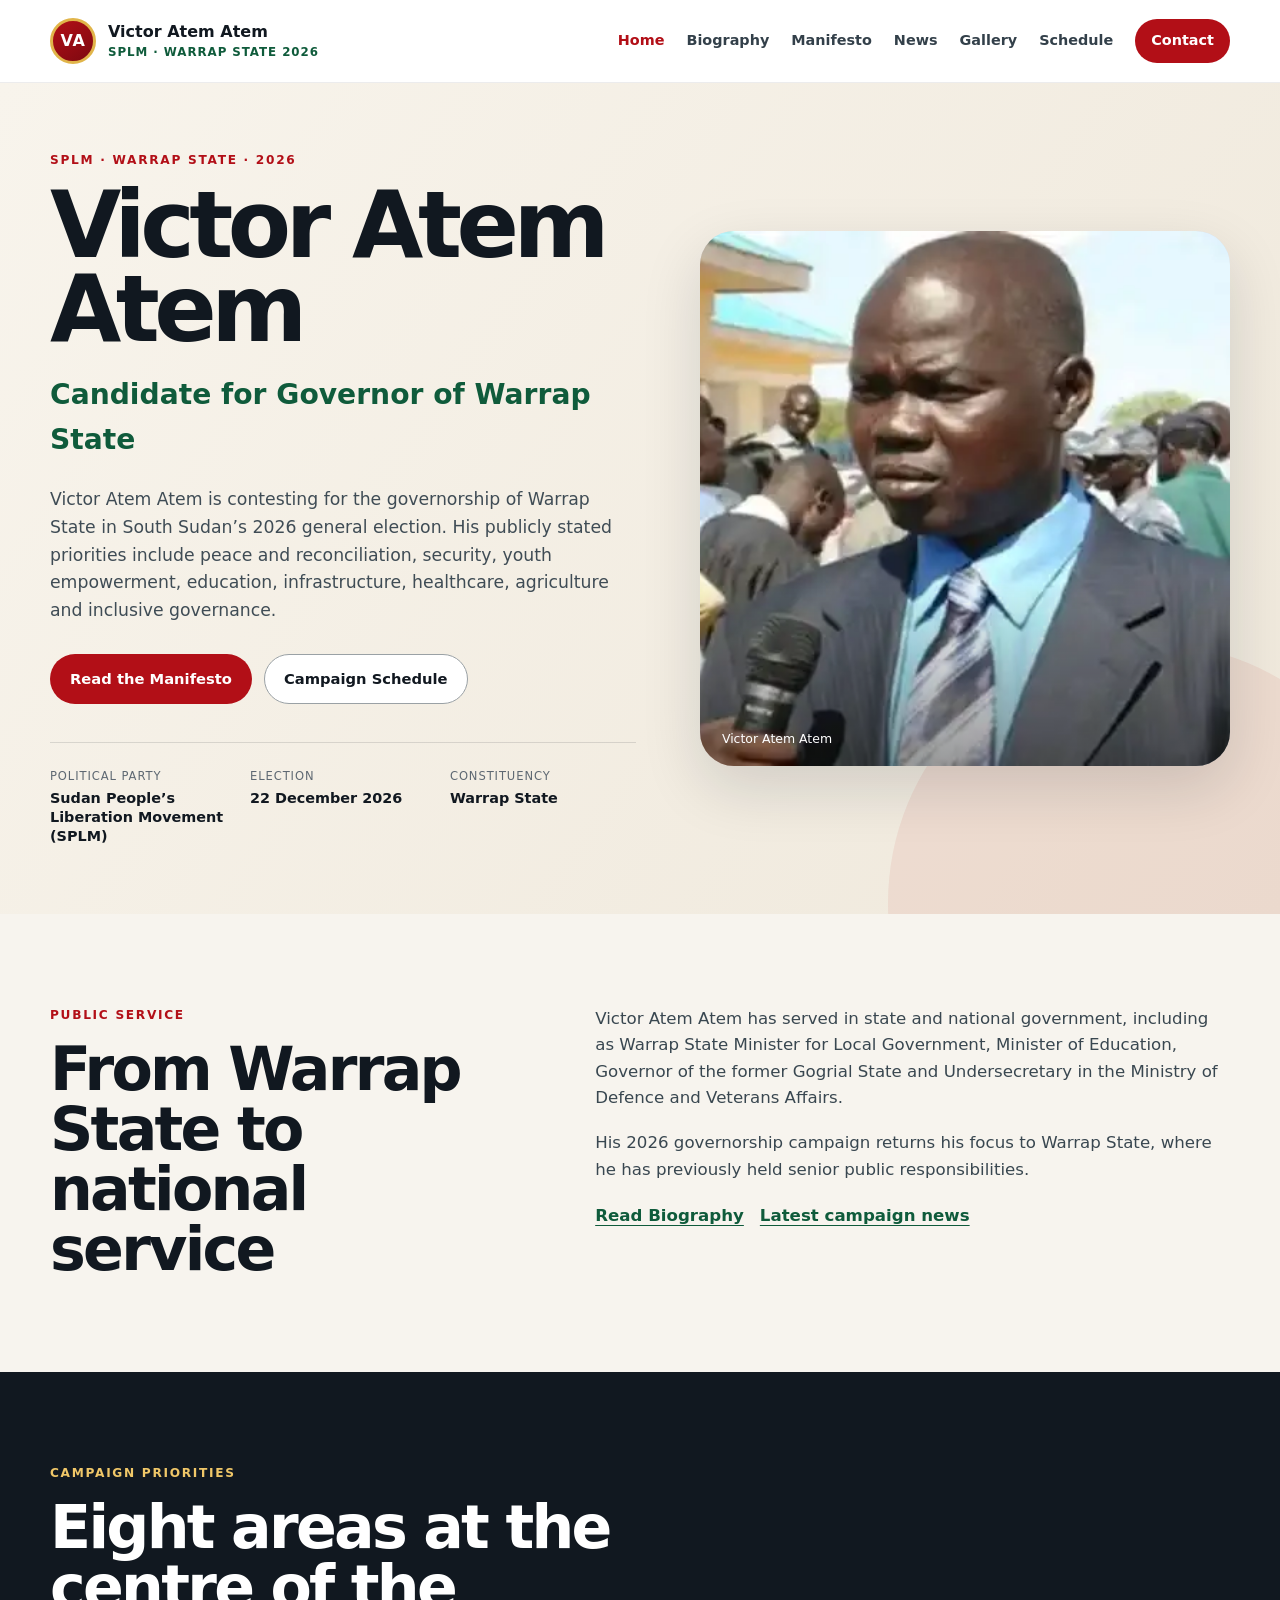
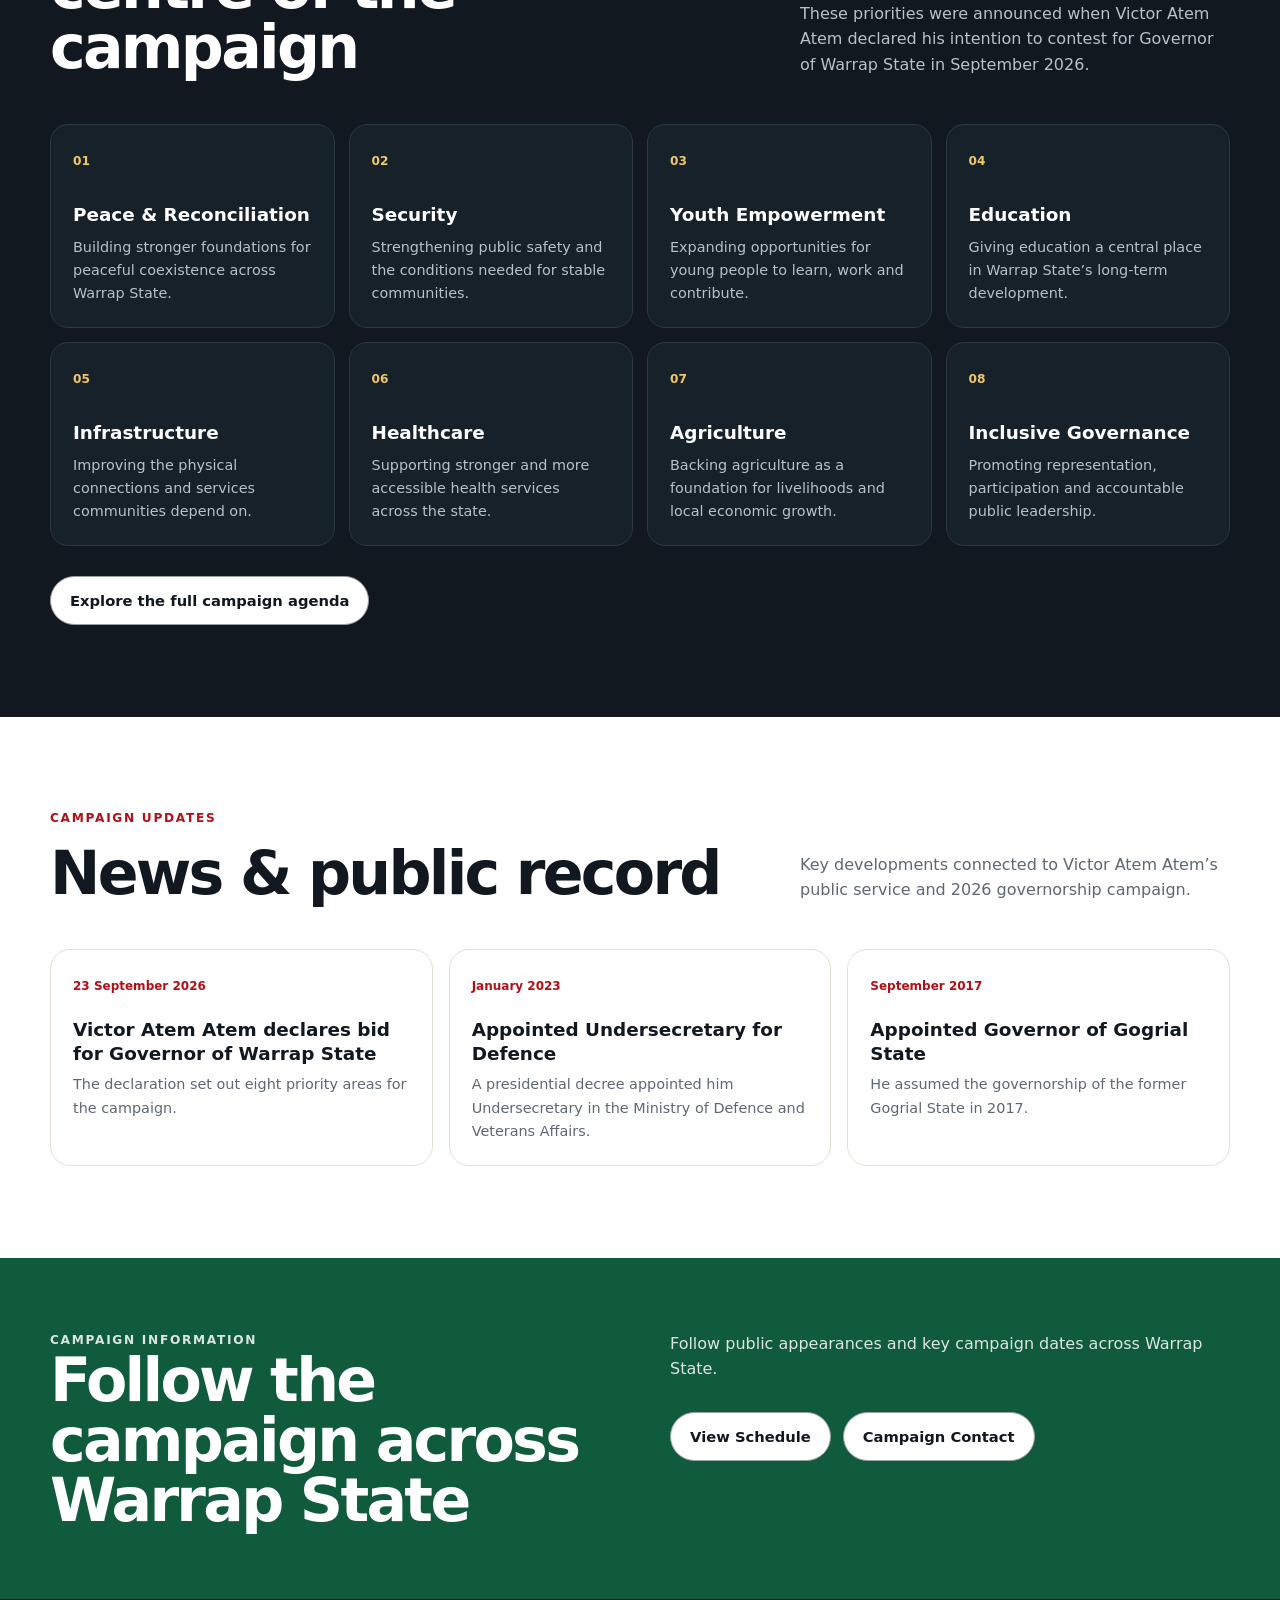
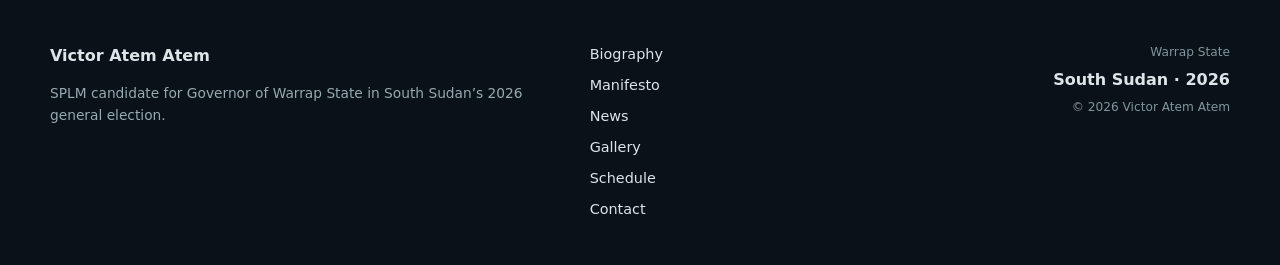
<file: index.html>
<!doctype html>
<html lang="en">
<head>
  <meta charset="utf-8">
  <meta name="viewport" content="width=device-width,initial-scale=1">
  <title>Victor Atem Atem | SPLM Candidate for Governor of Warrap State</title>
  <meta name="description" content="Victor Atem Atem — SPLM candidate for Governor of Warrap State in South Sudan's 2026 general election.">
  <meta name="theme-color" content="#b20f17">
  <meta property="og:title" content="Victor Atem Atem | Warrap State 2026">
  <meta property="og:description" content="SPLM candidate for Governor of Warrap State.">
  <meta property="og:image" content="/assets/victor-atem.webp">
  <link rel="icon" href="/assets/favicon.svg" type="image/svg+xml">
  <link rel="stylesheet" href="/styles.css">
  <script defer src="/script.js"></script>
</head>
<body>
  

  <header class="site-header"><div class="container navbar"><a class="brand" href="/"><span class="brand-badge">VA</span><span class="brand-copy"><strong>Victor Atem Atem</strong><small>SPLM · Warrap State 2026</small></span></a><button class="nav-toggle" type="button" aria-expanded="false" aria-controls="main-nav"><span class="sr-only">Open menu</span><span></span><span></span><span></span></button><nav class="main-nav" id="main-nav"><a class="active" href="/">Home</a><a  href="/biography">Biography</a><a  href="/manifesto">Manifesto</a><a  href="/news">News</a><a  href="/gallery">Gallery</a><a  href="/schedule">Schedule</a><a class="nav-cta" href="/contact">Contact</a></nav></div></header>

  <main>
    <section class="hero">
      <div class="container hero-grid">
        <div>
          <p class="kicker">SPLM · Warrap State · 2026</p>
          <h1>Victor Atem Atem</h1>
          <p class="hero-role">Candidate for Governor of Warrap State</p>
          <p class="hero-lead">Victor Atem Atem is contesting for the governorship of Warrap State in South Sudan’s 2026 general election. His publicly stated priorities include peace and reconciliation, security, youth empowerment, education, infrastructure, healthcare, agriculture and inclusive governance.</p>
          <div class="actions">
            <a class="button button-primary" href="/manifesto">Read the Manifesto</a>
            <a class="button button-secondary" href="/schedule">Campaign Schedule</a>
          </div>
          <div class="hero-facts">
            <div><span>Political party</span><strong>Sudan People’s Liberation Movement (SPLM)</strong></div>
            <div><span>Election</span><strong>22 December 2026</strong></div>
            <div><span>Constituency</span><strong>Warrap State</strong></div>
          </div>
        </div>

        <figure class="hero-photo">
          <img src="/assets/victor-atem.webp" alt="Victor Atem Atem speaking to the media" width="560" height="535">
          <figcaption>Victor Atem Atem</figcaption>
        </figure>
      </div>
    </section>

    <section class="section section-soft">
      <div class="container split">
        <div>
          <p class="kicker">Public service</p>
          <h2>From Warrap State to national service</h2>
        </div>
        <div class="prose">
          <p>Victor Atem Atem has served in state and national government, including as Warrap State Minister for Local Government, Minister of Education, Governor of the former Gogrial State and Undersecretary in the Ministry of Defence and Veterans Affairs.</p>
          <p>His 2026 governorship campaign returns his focus to Warrap State, where he has previously held senior public responsibilities.</p>
          <div class="inline-links"><a href="/biography">Read Biography</a><a href="/news">Latest campaign news</a></div>
        </div>
      </div>
    </section>

    <section class="section section-dark">
      <div class="container">
        <div class="section-head">
          <div><p class="kicker">Campaign priorities</p><h2>Eight areas at the centre of the campaign</h2></div>
          <p class="section-intro">These priorities were announced when Victor Atem Atem declared his intention to contest for Governor of Warrap State in September 2026.</p>
        </div>
        <div class="cards">
          <article class="card"><span class="num">01</span><h3>Peace & Reconciliation</h3><p>Building stronger foundations for peaceful coexistence across Warrap State.</p></article>
          <article class="card"><span class="num">02</span><h3>Security</h3><p>Strengthening public safety and the conditions needed for stable communities.</p></article>
          <article class="card"><span class="num">03</span><h3>Youth Empowerment</h3><p>Expanding opportunities for young people to learn, work and contribute.</p></article>
          <article class="card"><span class="num">04</span><h3>Education</h3><p>Giving education a central place in Warrap State’s long-term development.</p></article>
          <article class="card"><span class="num">05</span><h3>Infrastructure</h3><p>Improving the physical connections and services communities depend on.</p></article>
          <article class="card"><span class="num">06</span><h3>Healthcare</h3><p>Supporting stronger and more accessible health services across the state.</p></article>
          <article class="card"><span class="num">07</span><h3>Agriculture</h3><p>Backing agriculture as a foundation for livelihoods and local economic growth.</p></article>
          <article class="card"><span class="num">08</span><h3>Inclusive Governance</h3><p>Promoting representation, participation and accountable public leadership.</p></article>
        </div>
        <div class="actions"><a class="button button-secondary" href="/manifesto">Explore the full campaign agenda</a></div>
      </div>
    </section>

    <section class="section">
      <div class="container">
        <div class="section-head">
          <div><p class="kicker">Campaign updates</p><h2>News & public record</h2></div>
          <p class="section-intro">Key developments connected to Victor Atem Atem’s public service and 2026 governorship campaign.</p>
        </div>
        <div class="home-news">
          <a class="news-card" href="/news#declaration"><time>23 September 2026</time><h3>Victor Atem Atem declares bid for Governor of Warrap State</h3><p>The declaration set out eight priority areas for the campaign.</p></a>
          <a class="news-card" href="/news#defence"><time>January 2023</time><h3>Appointed Undersecretary for Defence</h3><p>A presidential decree appointed him Undersecretary in the Ministry of Defence and Veterans Affairs.</p></a>
          <a class="news-card" href="/news#gogrial"><time>September 2017</time><h3>Appointed Governor of Gogrial State</h3><p>He assumed the governorship of the former Gogrial State in 2017.</p></a>
        </div>
      </div>
    </section>

    <section class="project-cta">
      <div class="container">
        <div><p class="kicker">Campaign information</p><h2>Follow the campaign across Warrap State</h2></div>
        <div><p>Follow public appearances and key campaign dates across Warrap State.</p><div class="actions"><a class="button button-secondary" href="/schedule">View Schedule</a><a class="button button-secondary" href="/contact">Campaign Contact</a></div></div>
      </div>
    </section>
  </main>

  <footer class="site-footer"><div class="container footer-grid"><div><strong>Victor Atem Atem</strong><p>SPLM candidate for Governor of Warrap State in South Sudan’s 2026 general election.</p></div><div class="footer-links"><a href="/biography">Biography</a><a href="/manifesto">Manifesto</a><a href="/news">News</a><a href="/gallery">Gallery</a><a href="/schedule">Schedule</a><a href="/contact">Contact</a></div><div class="footer-credit"><span>Warrap State</span><strong>South Sudan · 2026</strong><small>© <span id="year">2026</span> Victor Atem Atem</small></div></div></footer>
</body>
</html>
</file>
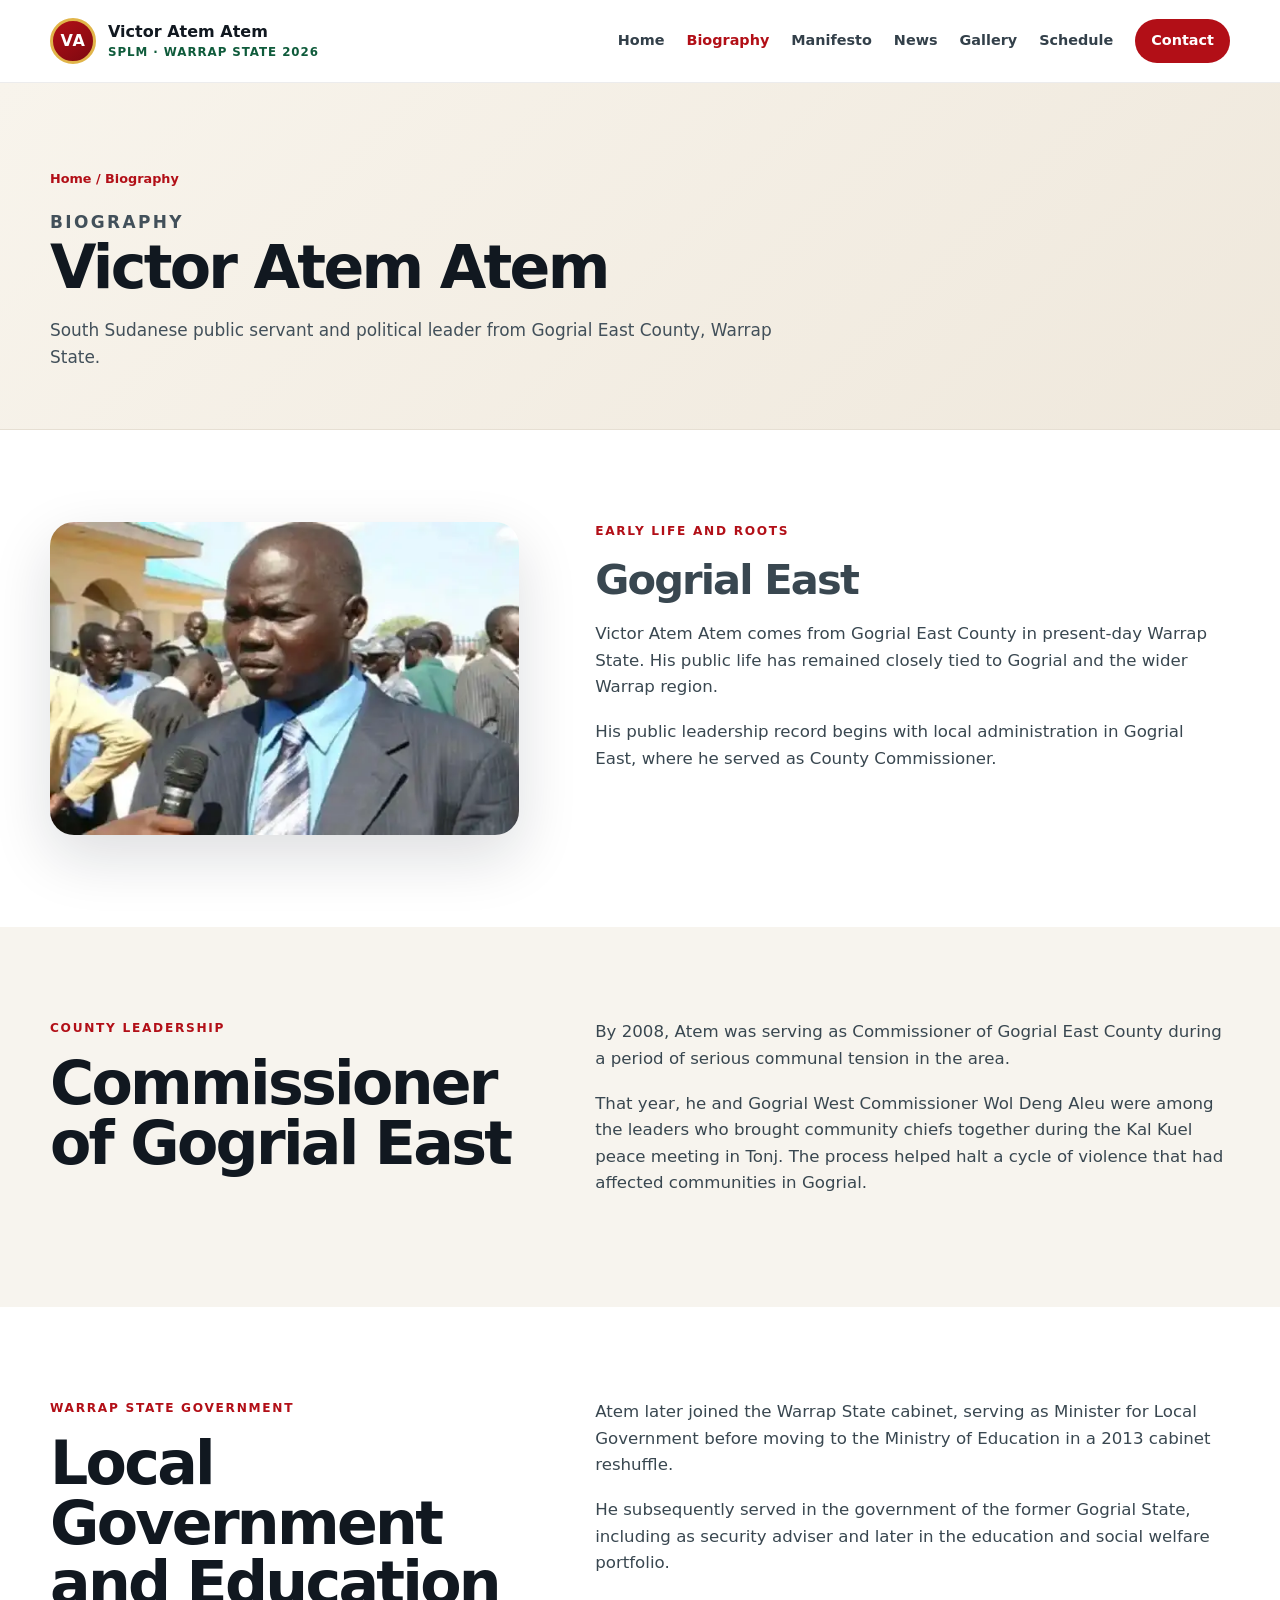
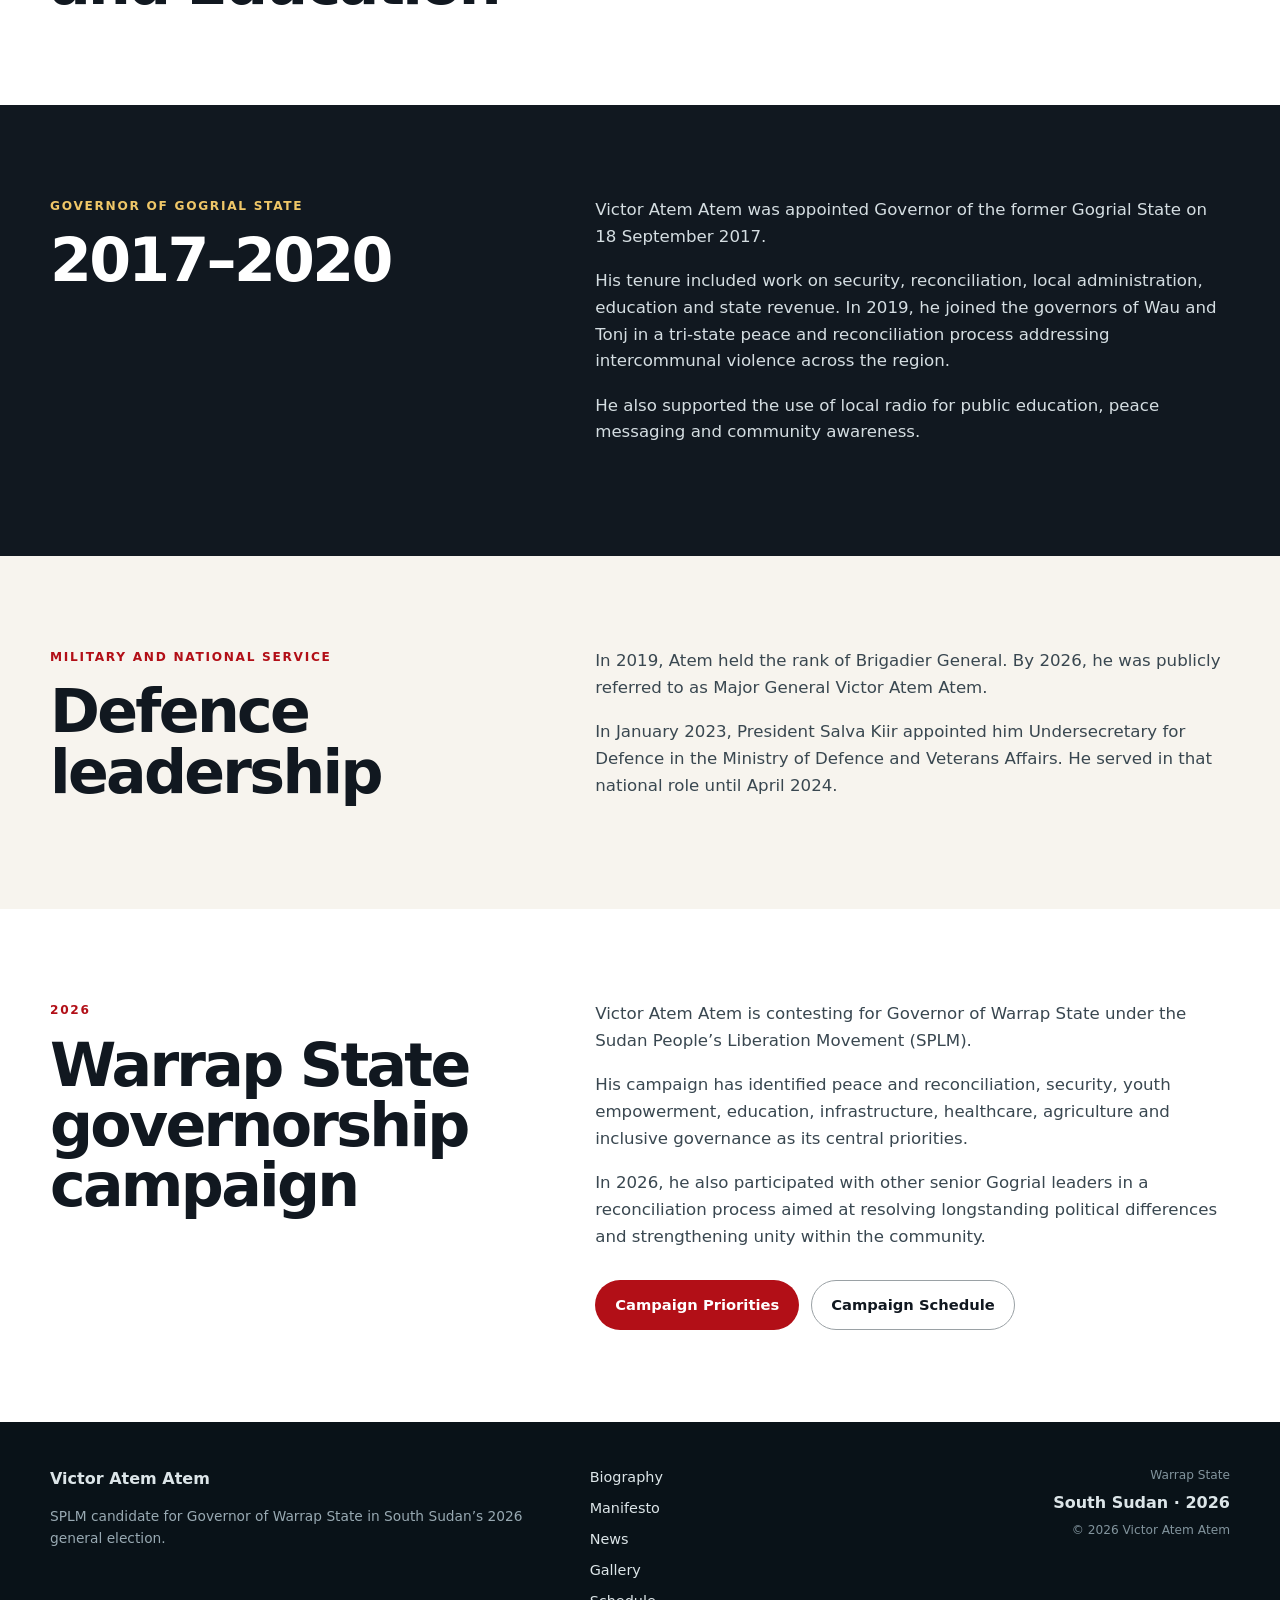
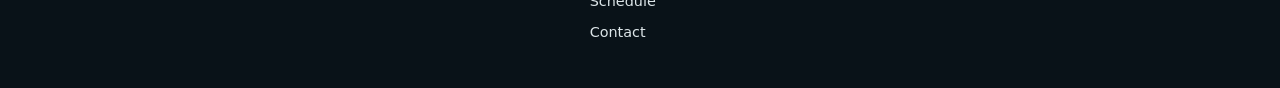
<file: biography.html>
<!doctype html><html lang="en"><head><meta charset="utf-8"><meta name="viewport" content="width=device-width,initial-scale=1"><title>Biography | Victor Atem Atem</title><meta name="description" content="Biography of Victor Atem Atem, SPLM candidate for Governor of Warrap State."><meta name="theme-color" content="#b20f17"><link rel="icon" href="/assets/favicon.svg" type="image/svg+xml"><link rel="stylesheet" href="/styles.css"><script defer src="/script.js"></script></head><body>
<header class="site-header"><div class="container navbar"><a class="brand" href="/"><span class="brand-badge">VA</span><span class="brand-copy"><strong>Victor Atem Atem</strong><small>SPLM · Warrap State 2026</small></span></a><button class="nav-toggle" type="button" aria-expanded="false" aria-controls="main-nav"><span class="sr-only">Open menu</span><span></span><span></span><span></span></button><nav class="main-nav" id="main-nav"><a href="/">Home</a><a class="active" href="/biography">Biography</a><a href="/manifesto">Manifesto</a><a href="/news">News</a><a href="/gallery">Gallery</a><a href="/schedule">Schedule</a><a class="nav-cta" href="/contact">Contact</a></nav></div></header>
<main>
<section class="page-hero"><div class="container"><div class="breadcrumb">Home / Biography</div><p class="kicker">Biography</p><h1>Victor Atem Atem</h1><p>South Sudanese public servant and political leader from Gogrial East County, Warrap State.</p></div></section>

<section class="section"><div class="container split"><div><img src="/assets/victor-atem.webp" alt="Victor Atem Atem speaking to the media" style="width:100%;border-radius:24px;box-shadow:var(--shadow)"></div><div class="prose"><p class="kicker">Early life and roots</p><h2 style="font-size:2.6rem;margin:0 0 20px">Gogrial East</h2><p>Victor Atem Atem comes from Gogrial East County in present-day Warrap State. His public life has remained closely tied to Gogrial and the wider Warrap region.</p><p>His public leadership record begins with local administration in Gogrial East, where he served as County Commissioner.</p></div></div></section>

<section class="section section-soft"><div class="container split"><div><p class="kicker">County leadership</p><h2>Commissioner of Gogrial East</h2></div><div class="prose"><p>By 2008, Atem was serving as Commissioner of Gogrial East County during a period of serious communal tension in the area.</p><p>That year, he and Gogrial West Commissioner Wol Deng Aleu were among the leaders who brought community chiefs together during the Kal Kuel peace meeting in Tonj. The process helped halt a cycle of violence that had affected communities in Gogrial.</p></div></div></section>

<section class="section"><div class="container split"><div><p class="kicker">Warrap State Government</p><h2>Local Government and Education</h2></div><div class="prose"><p>Atem later joined the Warrap State cabinet, serving as Minister for Local Government before moving to the Ministry of Education in a 2013 cabinet reshuffle.</p><p>He subsequently served in the government of the former Gogrial State, including as security adviser and later in the education and social welfare portfolio.</p></div></div></section>

<section class="section section-dark"><div class="container split"><div><p class="kicker">Governor of Gogrial State</p><h2>2017–2020</h2></div><div class="prose" style="color:#d5dee2"><p>Victor Atem Atem was appointed Governor of the former Gogrial State on 18 September 2017.</p><p>His tenure included work on security, reconciliation, local administration, education and state revenue. In 2019, he joined the governors of Wau and Tonj in a tri-state peace and reconciliation process addressing intercommunal violence across the region.</p><p>He also supported the use of local radio for public education, peace messaging and community awareness.</p></div></div></section>

<section class="section section-soft"><div class="container split"><div><p class="kicker">Military and national service</p><h2>Defence leadership</h2></div><div class="prose"><p>In 2019, Atem held the rank of Brigadier General. By 2026, he was publicly referred to as Major General Victor Atem Atem.</p><p>In January 2023, President Salva Kiir appointed him Undersecretary for Defence in the Ministry of Defence and Veterans Affairs. He served in that national role until April 2024.</p></div></div></section>

<section class="section"><div class="container split"><div><p class="kicker">2026</p><h2>Warrap State governorship campaign</h2></div><div class="prose"><p>Victor Atem Atem is contesting for Governor of Warrap State under the Sudan People’s Liberation Movement (SPLM).</p><p>His campaign has identified peace and reconciliation, security, youth empowerment, education, infrastructure, healthcare, agriculture and inclusive governance as its central priorities.</p><p>In 2026, he also participated with other senior Gogrial leaders in a reconciliation process aimed at resolving longstanding political differences and strengthening unity within the community.</p><div class="actions"><a class="button button-primary" href="/manifesto">Campaign Priorities</a><a class="button button-secondary" href="/schedule">Campaign Schedule</a></div></div></div></section>
</main>
<footer class="site-footer"><div class="container footer-grid"><div><strong>Victor Atem Atem</strong><p>SPLM candidate for Governor of Warrap State in South Sudan’s 2026 general election.</p></div><div class="footer-links"><a href="/biography">Biography</a><a href="/manifesto">Manifesto</a><a href="/news">News</a><a href="/gallery">Gallery</a><a href="/schedule">Schedule</a><a href="/contact">Contact</a></div><div class="footer-credit"><span>Warrap State</span><strong>South Sudan · 2026</strong><small>© <span id="year">2026</span> Victor Atem Atem</small></div></div></footer>
</body></html>
</file>
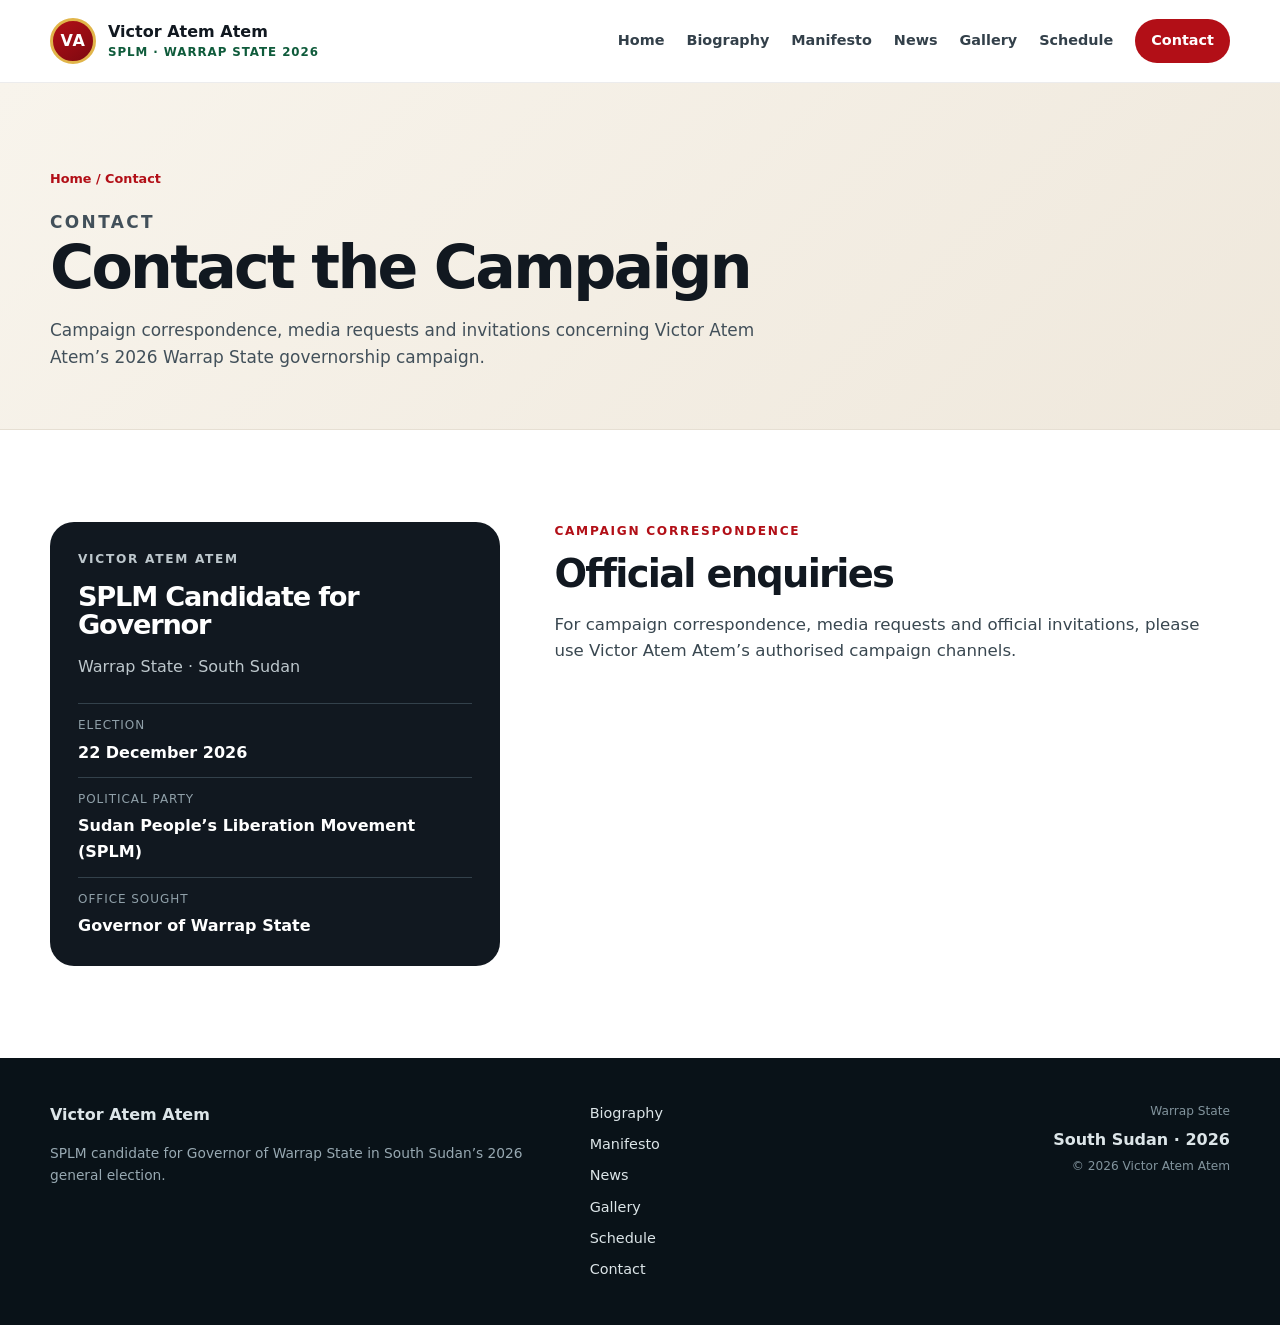
<file: contact.html>
<!doctype html><html lang="en"><head><meta charset="utf-8"><meta name="viewport" content="width=device-width,initial-scale=1"><title>Contact | Victor Atem Atem 2026</title><meta name="description" content="Campaign contact page for Victor Atem Atem."><meta name="theme-color" content="#b20f17"><link rel="icon" href="/assets/favicon.svg" type="image/svg+xml"><link rel="stylesheet" href="/styles.css"><script defer src="/script.js"></script></head><body><header class="site-header"><div class="container navbar"><a class="brand" href="/"><span class="brand-badge">VA</span><span class="brand-copy"><strong>Victor Atem Atem</strong><small>SPLM · Warrap State 2026</small></span></a><button class="nav-toggle" type="button" aria-expanded="false" aria-controls="main-nav"><span class="sr-only">Open menu</span><span></span><span></span><span></span></button><nav class="main-nav" id="main-nav"><a  href="/">Home</a><a  href="/biography">Biography</a><a  href="/manifesto">Manifesto</a><a  href="/news">News</a><a  href="/gallery">Gallery</a><a  href="/schedule">Schedule</a><a class="nav-cta active" href="/contact">Contact</a></nav></div></header><main>
<section class="page-hero"><div class="container"><div class="breadcrumb">Home / Contact</div><p class="kicker">Contact</p><h1>Contact the Campaign</h1><p>Campaign correspondence, media requests and invitations concerning Victor Atem Atem’s 2026 Warrap State governorship campaign.</p></div></section>
<section class="section"><div class="container contact-grid">
<div class="contact-panel"><p class="kicker">Victor Atem Atem</p><h2>SPLM Candidate for Governor</h2><p>Warrap State · South Sudan</p><div class="contact-list"><div><span>Election</span><strong>22 December 2026</strong></div><div><span>Political party</span><strong>Sudan People’s Liberation Movement (SPLM)</strong></div><div><span>Office sought</span><strong>Governor of Warrap State</strong></div></div></div>
<div><p class="kicker">Campaign correspondence</p><h2 style="font-size:2.4rem;margin:0 0 18px">Official enquiries</h2><div class="prose"><p>For campaign correspondence, media requests and official invitations, please use Victor Atem Atem’s authorised campaign channels.</p></div></div>
</div></section>
</main><footer class="site-footer"><div class="container footer-grid"><div><strong>Victor Atem Atem</strong><p>SPLM candidate for Governor of Warrap State in South Sudan’s 2026 general election.</p></div><div class="footer-links"><a href="/biography">Biography</a><a href="/manifesto">Manifesto</a><a href="/news">News</a><a href="/gallery">Gallery</a><a href="/schedule">Schedule</a><a href="/contact">Contact</a></div><div class="footer-credit"><span>Warrap State</span><strong>South Sudan · 2026</strong><small>© <span id="year">2026</span> Victor Atem Atem</small></div></div></footer></body></html>
</file>
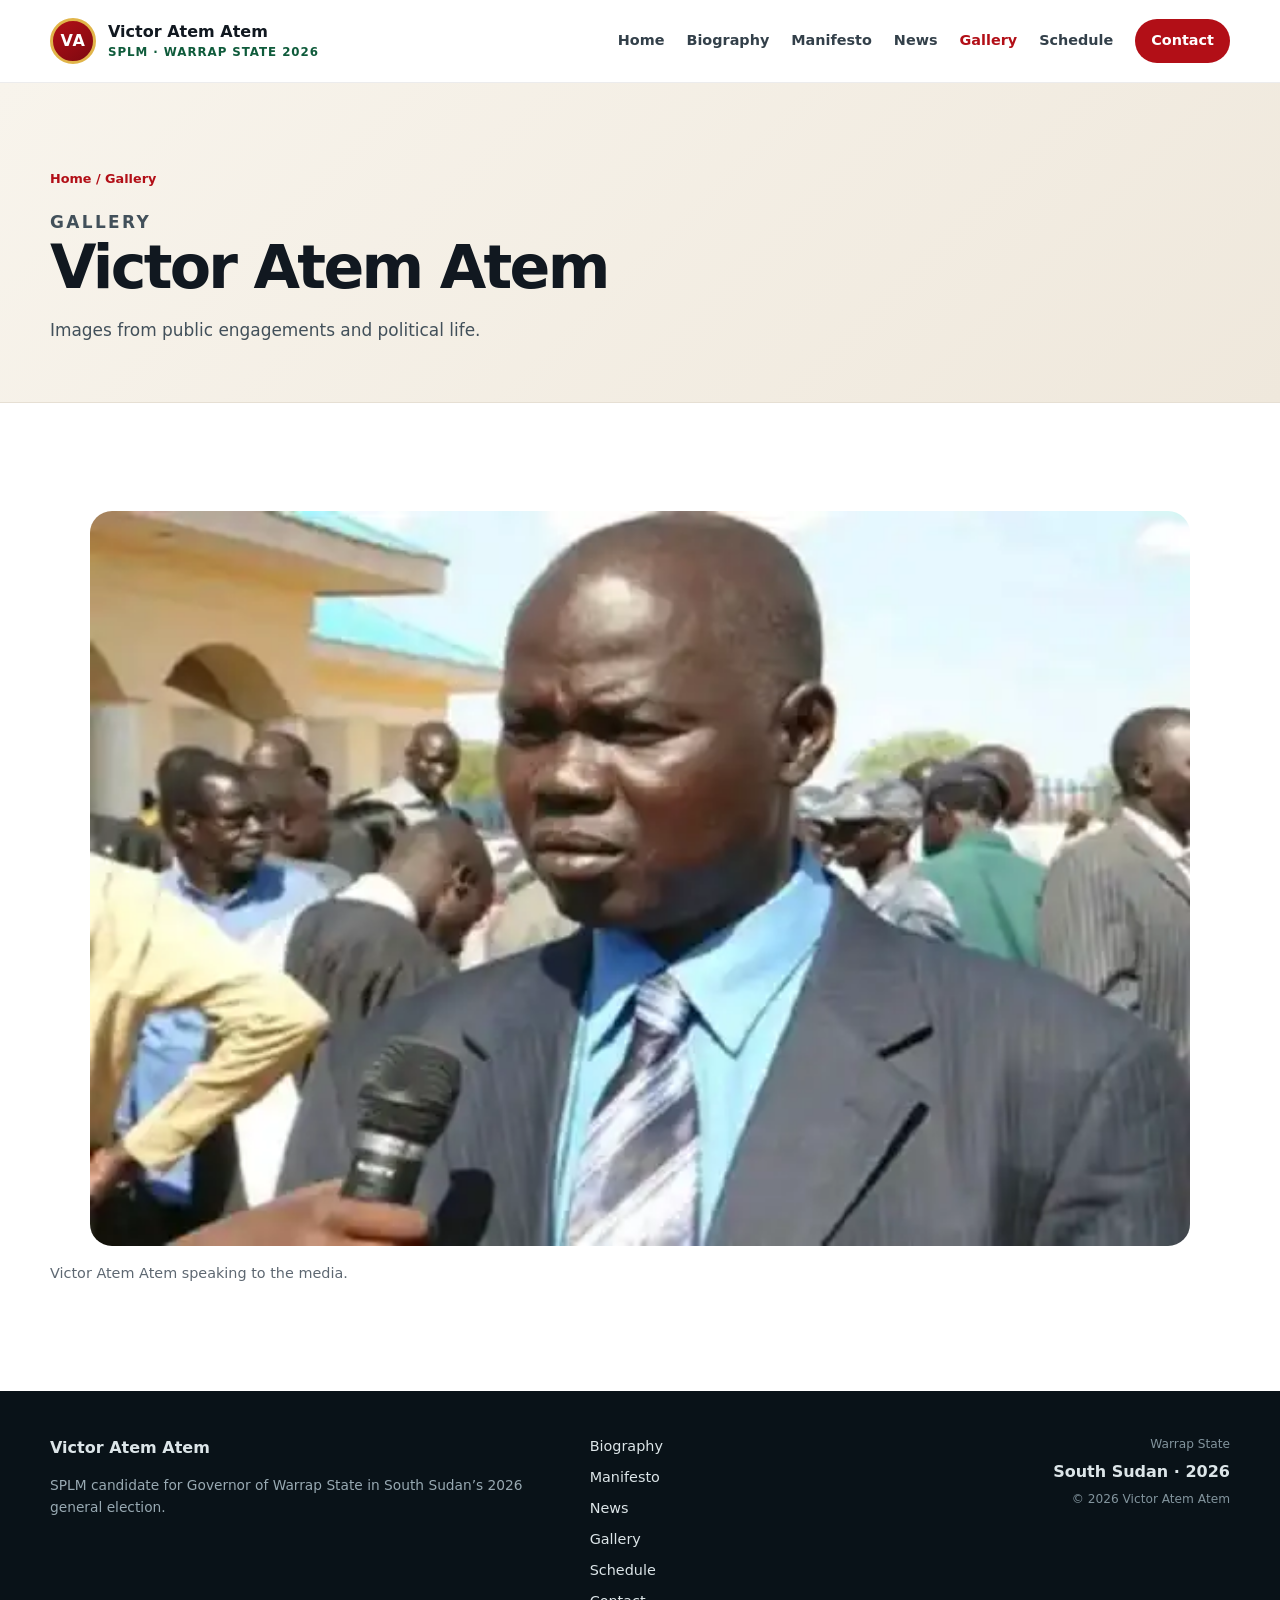
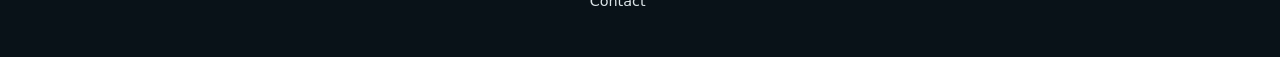
<file: gallery.html>
<!doctype html><html lang="en"><head><meta charset="utf-8"><meta name="viewport" content="width=device-width,initial-scale=1"><title>Gallery | Victor Atem Atem 2026</title><meta name="description" content="Photo gallery of Victor Atem Atem."><meta name="theme-color" content="#b20f17"><link rel="icon" href="/assets/favicon.svg" type="image/svg+xml"><link rel="stylesheet" href="/styles.css"><script defer src="/script.js"></script></head><body><header class="site-header"><div class="container navbar"><a class="brand" href="/"><span class="brand-badge">VA</span><span class="brand-copy"><strong>Victor Atem Atem</strong><small>SPLM · Warrap State 2026</small></span></a><button class="nav-toggle" type="button" aria-expanded="false" aria-controls="main-nav"><span class="sr-only">Open menu</span><span></span><span></span><span></span></button><nav class="main-nav" id="main-nav"><a  href="/">Home</a><a  href="/biography">Biography</a><a  href="/manifesto">Manifesto</a><a  href="/news">News</a><a class="active" href="/gallery">Gallery</a><a  href="/schedule">Schedule</a><a class="nav-cta" href="/contact">Contact</a></nav></div></header><main>
<section class="page-hero"><div class="container"><div class="breadcrumb">Home / Gallery</div><p class="kicker">Gallery</p><h1>Victor Atem Atem</h1><p>Images from public engagements and political life.</p></div></section>
<section class="section"><div class="container"><figure class="gallery-item" style="min-height:620px"><img src="/assets/victor-atem.webp" alt="Victor Atem Atem speaking to the media"></figure><p class="gallery-caption">Victor Atem Atem speaking to the media.</p></div></section>
</main><footer class="site-footer"><div class="container footer-grid"><div><strong>Victor Atem Atem</strong><p>SPLM candidate for Governor of Warrap State in South Sudan’s 2026 general election.</p></div><div class="footer-links"><a href="/biography">Biography</a><a href="/manifesto">Manifesto</a><a href="/news">News</a><a href="/gallery">Gallery</a><a href="/schedule">Schedule</a><a href="/contact">Contact</a></div><div class="footer-credit"><span>Warrap State</span><strong>South Sudan · 2026</strong><small>© <span id="year">2026</span> Victor Atem Atem</small></div></div></footer></body></html>
</file>
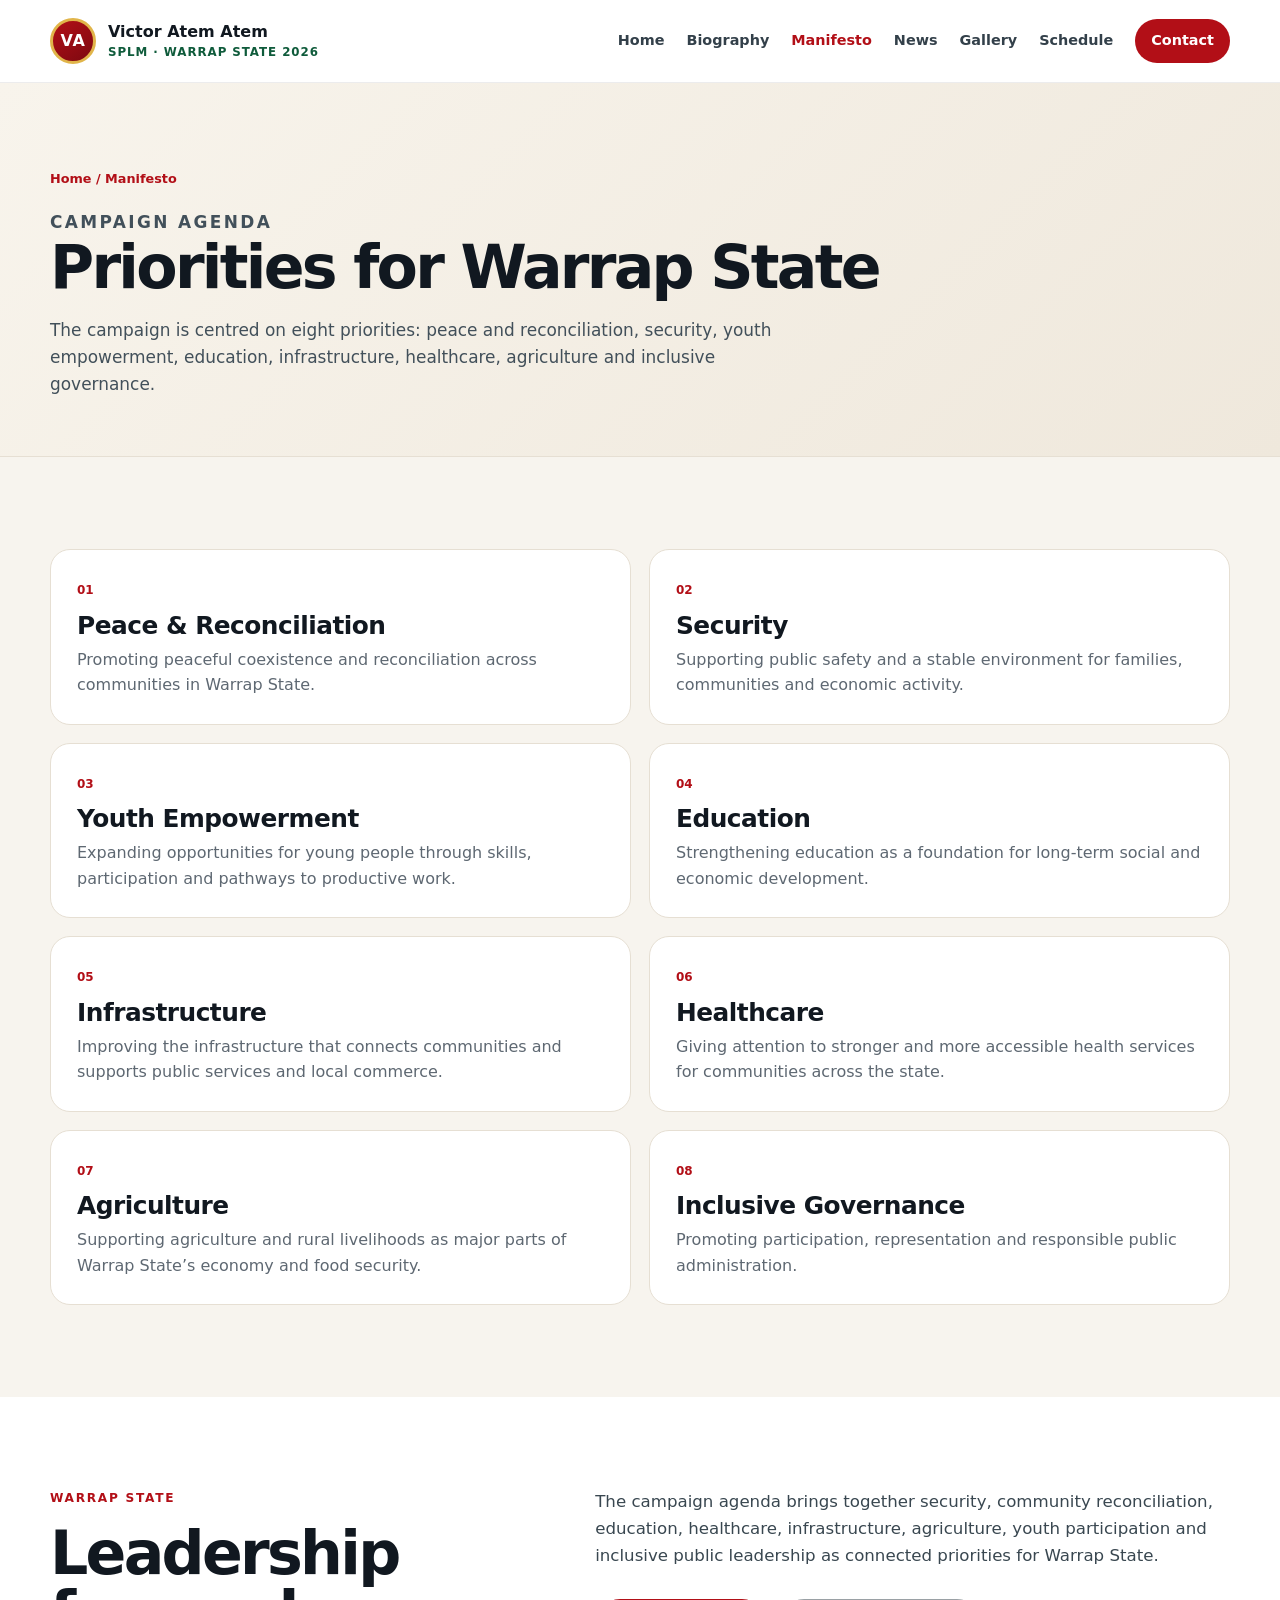
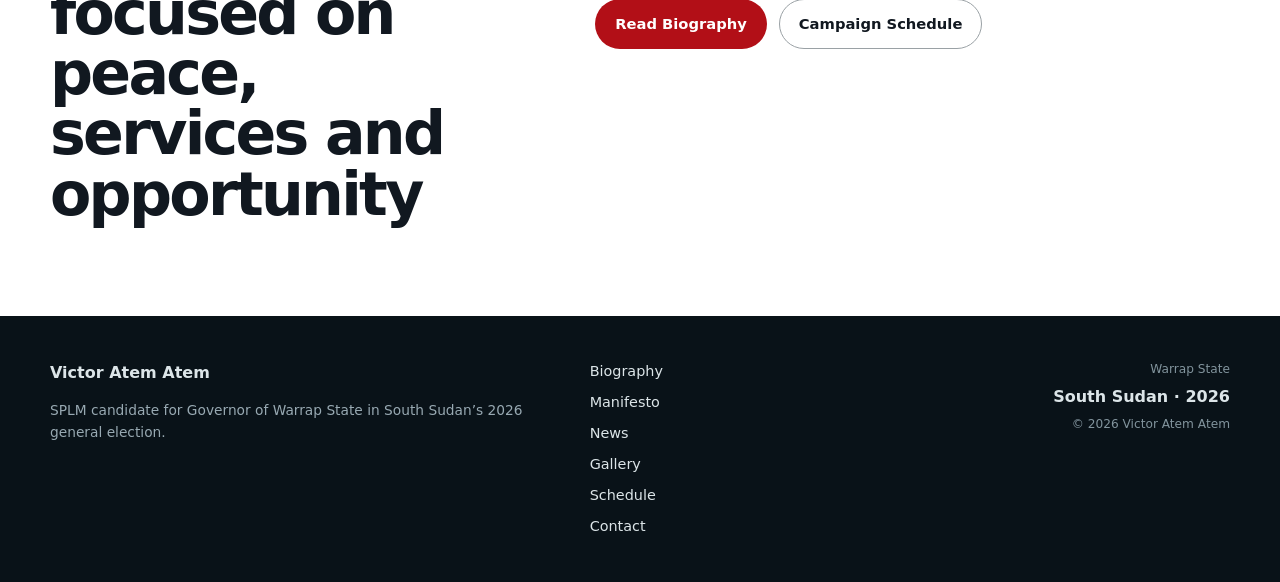
<file: manifesto.html>
<!doctype html><html lang="en"><head><meta charset="utf-8"><meta name="viewport" content="width=device-width,initial-scale=1"><title>Manifesto | Victor Atem Atem 2026</title><meta name="description" content="Campaign priorities of Victor Atem Atem for the 2026 Warrap State governorship race."><meta name="theme-color" content="#b20f17"><link rel="icon" href="/assets/favicon.svg" type="image/svg+xml"><link rel="stylesheet" href="/styles.css"><script defer src="/script.js"></script></head><body><header class="site-header"><div class="container navbar"><a class="brand" href="/"><span class="brand-badge">VA</span><span class="brand-copy"><strong>Victor Atem Atem</strong><small>SPLM · Warrap State 2026</small></span></a><button class="nav-toggle" type="button" aria-expanded="false" aria-controls="main-nav"><span class="sr-only">Open menu</span><span></span><span></span><span></span></button><nav class="main-nav" id="main-nav"><a  href="/">Home</a><a  href="/biography">Biography</a><a class="active" href="/manifesto">Manifesto</a><a  href="/news">News</a><a  href="/gallery">Gallery</a><a  href="/schedule">Schedule</a><a class="nav-cta" href="/contact">Contact</a></nav></div></header><main>
<section class="page-hero"><div class="container"><div class="breadcrumb">Home / Manifesto</div><p class="kicker">Campaign agenda</p><h1>Priorities for Warrap State</h1><p>The campaign is centred on eight priorities: peace and reconciliation, security, youth empowerment, education, infrastructure, healthcare, agriculture and inclusive governance.</p></div></section>
<section class="section section-soft"><div class="container"><div class="manifesto-grid">
<article class="manifesto-item"><span>01</span><h2>Peace & Reconciliation</h2><p>Promoting peaceful coexistence and reconciliation across communities in Warrap State.</p></article>
<article class="manifesto-item"><span>02</span><h2>Security</h2><p>Supporting public safety and a stable environment for families, communities and economic activity.</p></article>
<article class="manifesto-item"><span>03</span><h2>Youth Empowerment</h2><p>Expanding opportunities for young people through skills, participation and pathways to productive work.</p></article>
<article class="manifesto-item"><span>04</span><h2>Education</h2><p>Strengthening education as a foundation for long-term social and economic development.</p></article>
<article class="manifesto-item"><span>05</span><h2>Infrastructure</h2><p>Improving the infrastructure that connects communities and supports public services and local commerce.</p></article>
<article class="manifesto-item"><span>06</span><h2>Healthcare</h2><p>Giving attention to stronger and more accessible health services for communities across the state.</p></article>
<article class="manifesto-item"><span>07</span><h2>Agriculture</h2><p>Supporting agriculture and rural livelihoods as major parts of Warrap State’s economy and food security.</p></article>
<article class="manifesto-item"><span>08</span><h2>Inclusive Governance</h2><p>Promoting participation, representation and responsible public administration.</p></article>
</div></div></section>
<section class="section"><div class="container split"><div><p class="kicker">Warrap State</p><h2>Leadership focused on peace, services and opportunity</h2></div><div class="prose"><p>The campaign agenda brings together security, community reconciliation, education, healthcare, infrastructure, agriculture, youth participation and inclusive public leadership as connected priorities for Warrap State.</p><div class="actions"><a class="button button-primary" href="/biography">Read Biography</a><a class="button button-secondary" href="/schedule">Campaign Schedule</a></div></div></div></section>
</main><footer class="site-footer"><div class="container footer-grid"><div><strong>Victor Atem Atem</strong><p>SPLM candidate for Governor of Warrap State in South Sudan’s 2026 general election.</p></div><div class="footer-links"><a href="/biography">Biography</a><a href="/manifesto">Manifesto</a><a href="/news">News</a><a href="/gallery">Gallery</a><a href="/schedule">Schedule</a><a href="/contact">Contact</a></div><div class="footer-credit"><span>Warrap State</span><strong>South Sudan · 2026</strong><small>© <span id="year">2026</span> Victor Atem Atem</small></div></div></footer></body></html>
</file>
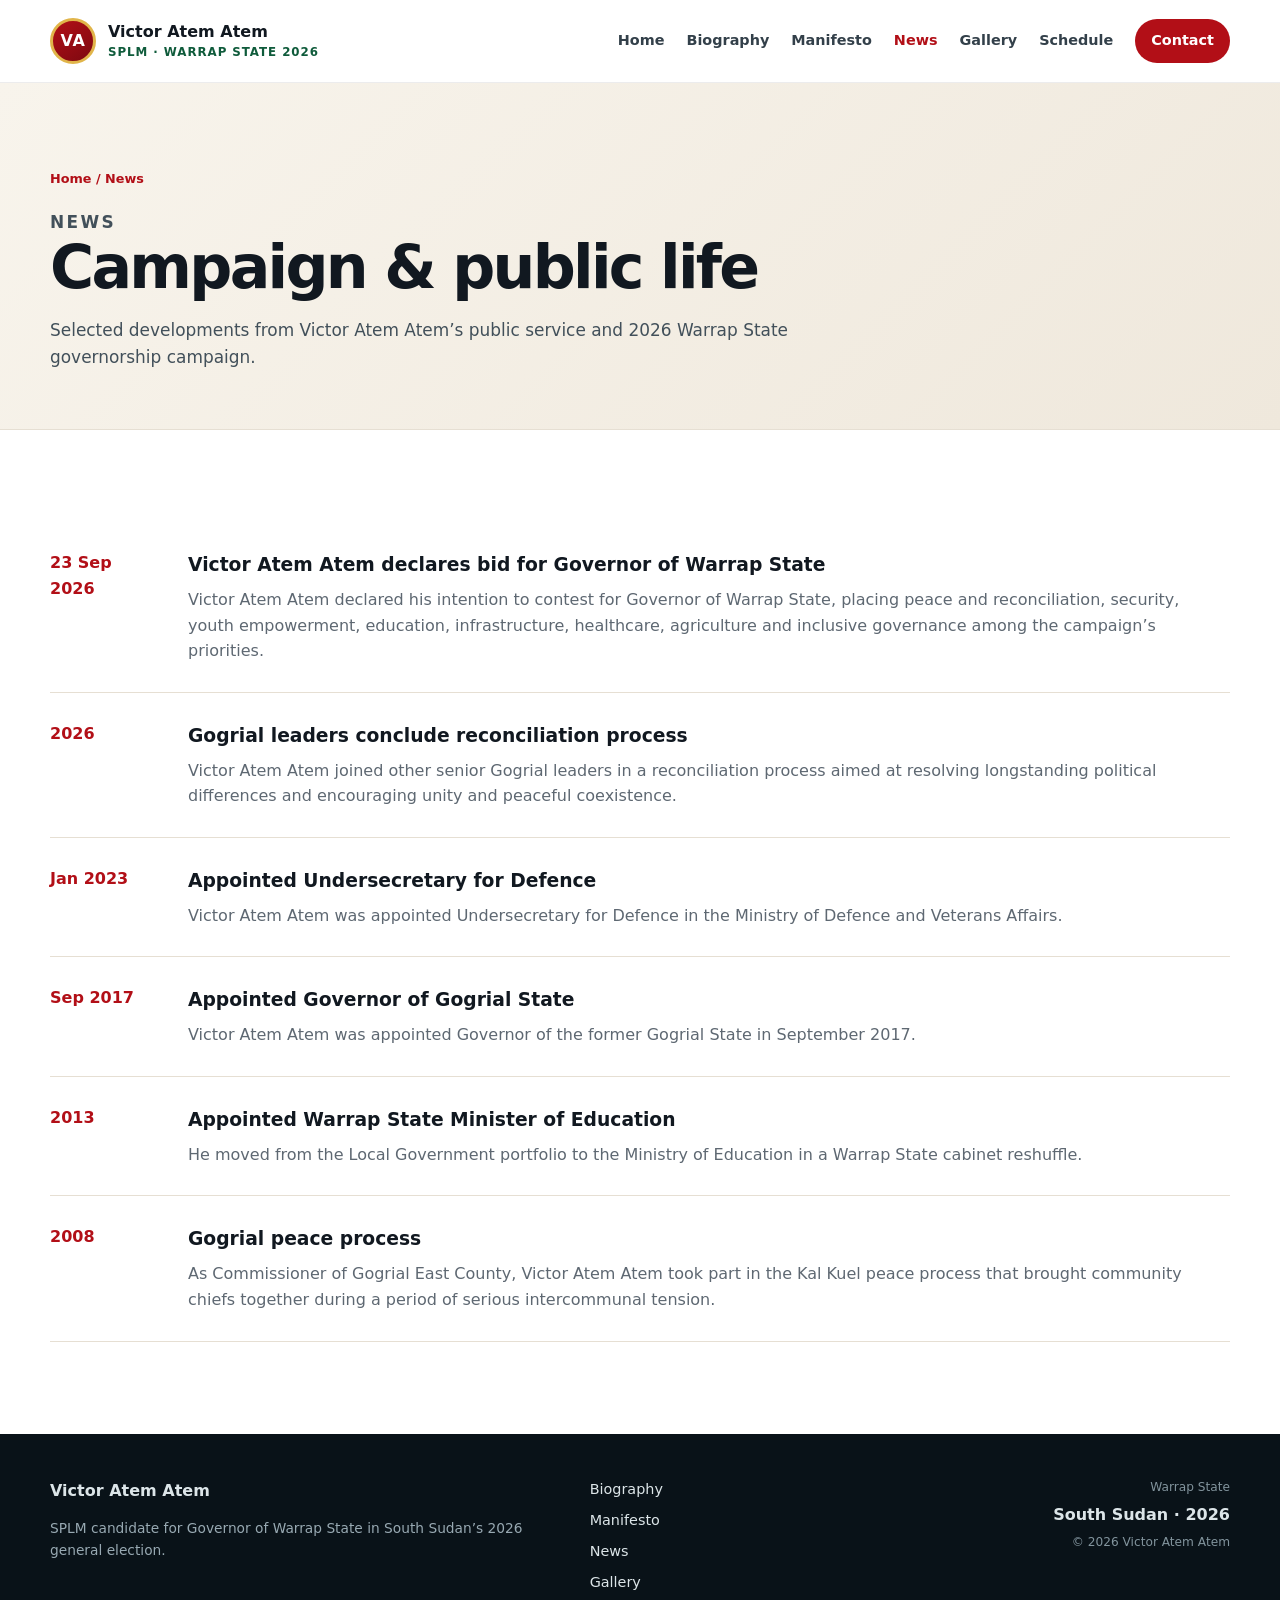
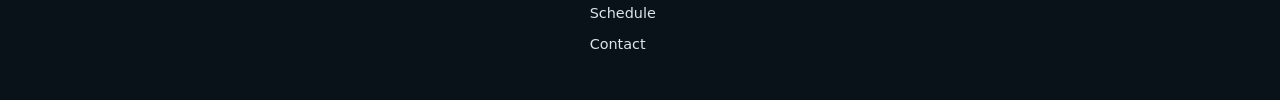
<file: news.html>
<!doctype html><html lang="en"><head><meta charset="utf-8"><meta name="viewport" content="width=device-width,initial-scale=1"><title>News | Victor Atem Atem 2026</title><meta name="description" content="News and public updates about Victor Atem Atem."><meta name="theme-color" content="#b20f17"><link rel="icon" href="/assets/favicon.svg" type="image/svg+xml"><link rel="stylesheet" href="/styles.css"><script defer src="/script.js"></script></head><body><header class="site-header"><div class="container navbar"><a class="brand" href="/"><span class="brand-badge">VA</span><span class="brand-copy"><strong>Victor Atem Atem</strong><small>SPLM · Warrap State 2026</small></span></a><button class="nav-toggle" type="button" aria-expanded="false" aria-controls="main-nav"><span class="sr-only">Open menu</span><span></span><span></span><span></span></button><nav class="main-nav" id="main-nav"><a  href="/">Home</a><a  href="/biography">Biography</a><a  href="/manifesto">Manifesto</a><a class="active" href="/news">News</a><a  href="/gallery">Gallery</a><a  href="/schedule">Schedule</a><a class="nav-cta" href="/contact">Contact</a></nav></div></header><main>
<section class="page-hero"><div class="container"><div class="breadcrumb">Home / News</div><p class="kicker">News</p><h1>Campaign & public life</h1><p>Selected developments from Victor Atem Atem’s public service and 2026 Warrap State governorship campaign.</p></div></section>
<section class="section"><div class="container">
<article id="declaration" class="timeline-item"><div class="year">23 Sep 2026</div><div><h3>Victor Atem Atem declares bid for Governor of Warrap State</h3><p>Victor Atem Atem declared his intention to contest for Governor of Warrap State, placing peace and reconciliation, security, youth empowerment, education, infrastructure, healthcare, agriculture and inclusive governance among the campaign’s priorities.</p></div></article>
<article class="timeline-item"><div class="year">2026</div><div><h3>Gogrial leaders conclude reconciliation process</h3><p>Victor Atem Atem joined other senior Gogrial leaders in a reconciliation process aimed at resolving longstanding political differences and encouraging unity and peaceful coexistence.</p></div></article>
<article id="defence" class="timeline-item"><div class="year">Jan 2023</div><div><h3>Appointed Undersecretary for Defence</h3><p>Victor Atem Atem was appointed Undersecretary for Defence in the Ministry of Defence and Veterans Affairs.</p></div></article>
<article id="gogrial" class="timeline-item"><div class="year">Sep 2017</div><div><h3>Appointed Governor of Gogrial State</h3><p>Victor Atem Atem was appointed Governor of the former Gogrial State in September 2017.</p></div></article>
<article class="timeline-item"><div class="year">2013</div><div><h3>Appointed Warrap State Minister of Education</h3><p>He moved from the Local Government portfolio to the Ministry of Education in a Warrap State cabinet reshuffle.</p></div></article>
<article class="timeline-item"><div class="year">2008</div><div><h3>Gogrial peace process</h3><p>As Commissioner of Gogrial East County, Victor Atem Atem took part in the Kal Kuel peace process that brought community chiefs together during a period of serious intercommunal tension.</p></div></article>
</div></section>
</main><footer class="site-footer"><div class="container footer-grid"><div><strong>Victor Atem Atem</strong><p>SPLM candidate for Governor of Warrap State in South Sudan’s 2026 general election.</p></div><div class="footer-links"><a href="/biography">Biography</a><a href="/manifesto">Manifesto</a><a href="/news">News</a><a href="/gallery">Gallery</a><a href="/schedule">Schedule</a><a href="/contact">Contact</a></div><div class="footer-credit"><span>Warrap State</span><strong>South Sudan · 2026</strong><small>© <span id="year">2026</span> Victor Atem Atem</small></div></div></footer></body></html>
</file>
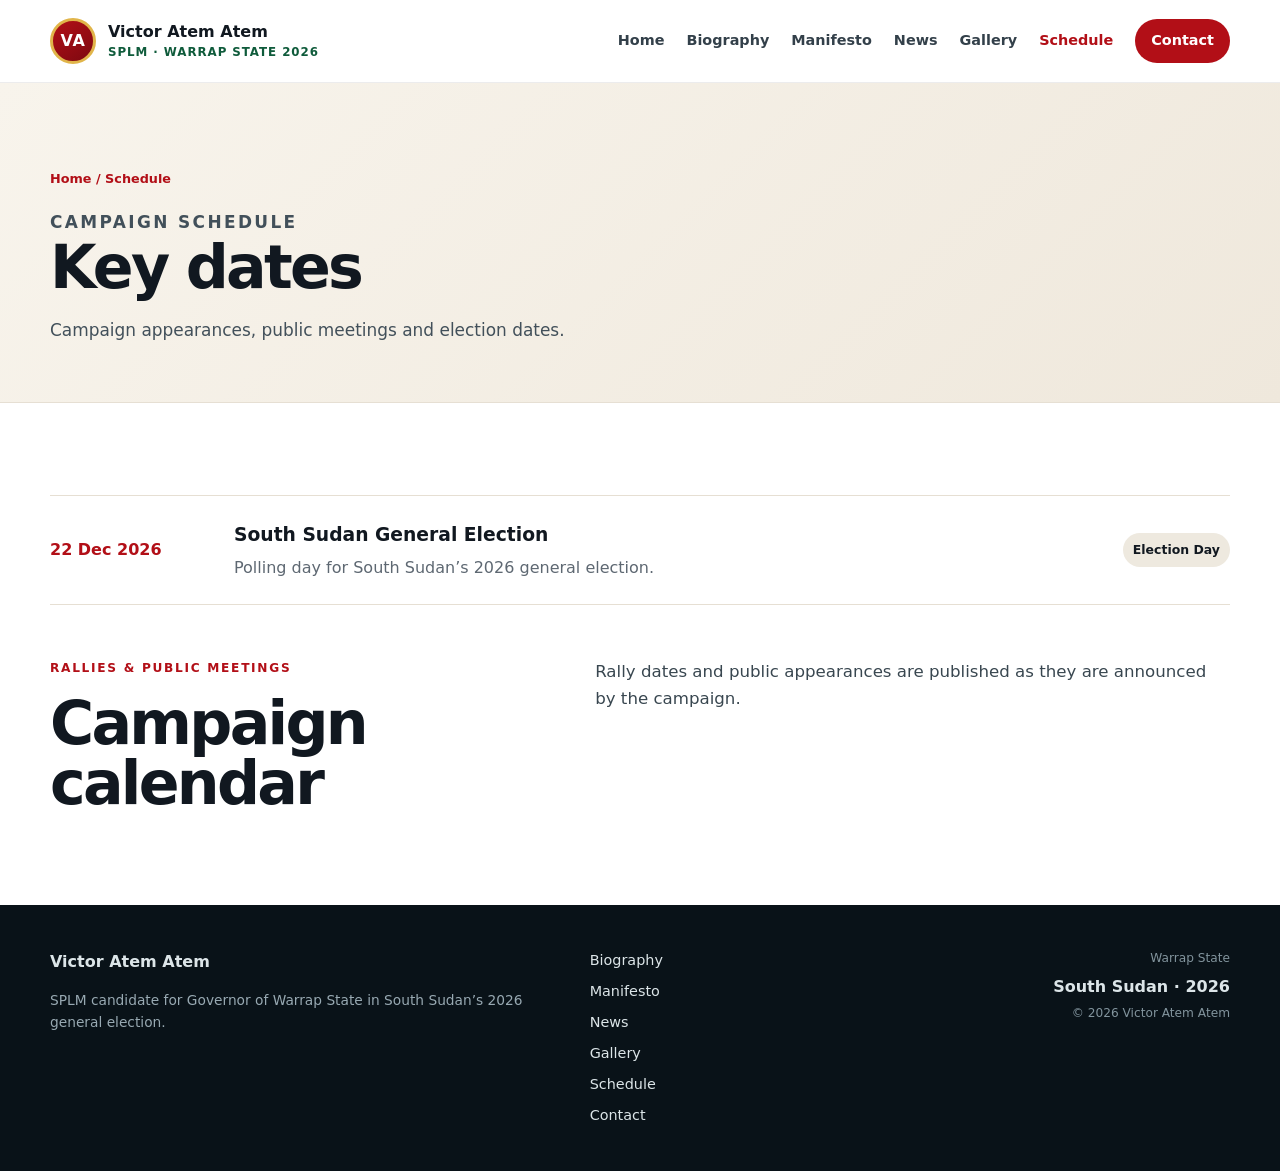
<file: schedule.html>
<!doctype html><html lang="en"><head><meta charset="utf-8"><meta name="viewport" content="width=device-width,initial-scale=1"><title>Campaign Schedule | Victor Atem Atem 2026</title><meta name="description" content="Campaign schedule and key election dates for Victor Atem Atem."><meta name="theme-color" content="#b20f17"><link rel="icon" href="/assets/favicon.svg" type="image/svg+xml"><link rel="stylesheet" href="/styles.css"><script defer src="/script.js"></script></head><body><header class="site-header"><div class="container navbar"><a class="brand" href="/"><span class="brand-badge">VA</span><span class="brand-copy"><strong>Victor Atem Atem</strong><small>SPLM · Warrap State 2026</small></span></a><button class="nav-toggle" type="button" aria-expanded="false" aria-controls="main-nav"><span class="sr-only">Open menu</span><span></span><span></span><span></span></button><nav class="main-nav" id="main-nav"><a  href="/">Home</a><a  href="/biography">Biography</a><a  href="/manifesto">Manifesto</a><a  href="/news">News</a><a  href="/gallery">Gallery</a><a class="active" href="/schedule">Schedule</a><a class="nav-cta" href="/contact">Contact</a></nav></div></header><main>
<section class="page-hero"><div class="container"><div class="breadcrumb">Home / Schedule</div><p class="kicker">Campaign schedule</p><h1>Key dates</h1><p>Campaign appearances, public meetings and election dates.</p></div></section>
<section class="section"><div class="container"><div class="schedule-list">
<div class="schedule-row"><div class="date">22 Dec 2026</div><div><h3>South Sudan General Election</h3><p>Polling day for South Sudan’s 2026 general election.</p></div><div class="status">Election Day</div></div>
</div>
<div class="split" style="margin-top:54px"><div><p class="kicker">Rallies & public meetings</p><h2>Campaign calendar</h2></div><div class="prose"><p>Rally dates and public appearances are published as they are announced by the campaign.</p></div></div>
</div></section>
</main><footer class="site-footer"><div class="container footer-grid"><div><strong>Victor Atem Atem</strong><p>SPLM candidate for Governor of Warrap State in South Sudan’s 2026 general election.</p></div><div class="footer-links"><a href="/biography">Biography</a><a href="/manifesto">Manifesto</a><a href="/news">News</a><a href="/gallery">Gallery</a><a href="/schedule">Schedule</a><a href="/contact">Contact</a></div><div class="footer-credit"><span>Warrap State</span><strong>South Sudan · 2026</strong><small>© <span id="year">2026</span> Victor Atem Atem</small></div></div></footer></body></html>
</file>
<file: styles.css>
:root{
  --red:#b20f17;--red-dark:#7d0910;--green:#0f5b3b;--gold:#e1b54a;
  --ink:#111820;--muted:#5e6872;--paper:#f7f4ee;--white:#fff;--line:#e6dfd3;
  --shadow:0 22px 60px rgba(17,24,32,.14);--radius:24px;--max:1180px
}
*{box-sizing:border-box}
html{scroll-behavior:smooth}
body{margin:0;font-family:Inter,ui-sans-serif,system-ui,-apple-system,BlinkMacSystemFont,"Segoe UI",sans-serif;color:var(--ink);background:#fff;line-height:1.6;-webkit-font-smoothing:antialiased}
img{display:block;max-width:100%}
a{color:inherit}
.container{width:min(calc(100% - 40px),var(--max));margin:auto}
.sr-only{position:absolute;width:1px;height:1px;padding:0;margin:-1px;overflow:hidden;clip:rect(0,0,0,0);white-space:nowrap;border:0}
.site-header{position:sticky;top:0;z-index:100;background:rgba(255,255,255,.96);backdrop-filter:blur(14px);border-bottom:1px solid rgba(17,24,32,.08)}
.navbar{min-height:82px;display:flex;align-items:center;justify-content:space-between;gap:24px}
.brand{text-decoration:none;display:flex;align-items:center;gap:12px;min-width:0}
.brand-badge{width:46px;height:46px;border-radius:50%;display:grid;place-items:center;background:linear-gradient(145deg,var(--red),var(--red-dark));color:#fff;font-weight:900;letter-spacing:.04em;border:3px solid var(--gold)}
.brand-copy{display:grid;line-height:1.1}
.brand-copy strong{font-size:1rem}
.brand-copy small{margin-top:5px;color:var(--green);font-size:.74rem;font-weight:800;text-transform:uppercase;letter-spacing:.08em}
.main-nav{display:flex;align-items:center;gap:22px}
.main-nav a{text-decoration:none;font-size:.9rem;font-weight:700;color:#33404a}
.main-nav a:hover,.main-nav a.active{color:var(--red)}
.nav-cta{padding:10px 16px;border-radius:999px;background:var(--red);color:#fff!important}
.nav-toggle{display:none;border:0;background:transparent;width:44px;height:44px;cursor:pointer}
.nav-toggle span:not(.sr-only){display:block;height:2px;background:var(--ink);margin:5px 0}
.notice{background:#f4ead2;color:#4d3b15;border-bottom:1px solid #e5d4a8;font-size:.78rem}
.notice .container{min-height:34px;display:flex;align-items:center;justify-content:center;text-align:center}
.hero{position:relative;overflow:hidden;background:linear-gradient(125deg,#f8f4ec 0%,#efe8db 100%)}
.hero:before{content:"";position:absolute;inset:auto -10% -30% auto;width:520px;height:520px;border-radius:50%;background:rgba(178,15,23,.07)}
.hero-grid{min-height:690px;padding:68px 0;display:grid;grid-template-columns:1.05fr .95fr;gap:64px;align-items:center}
.kicker{margin:0 0 14px;text-transform:uppercase;letter-spacing:.14em;font-size:.76rem;font-weight:900;color:var(--red)}
.hero h1{margin:0;font-size:clamp(3.7rem,7.2vw,6.4rem);line-height:.91;letter-spacing:-.06em}
.hero-role{margin:20px 0 0;font-size:clamp(1.25rem,2.2vw,1.85rem);font-weight:850;color:var(--green)}
.hero-lead{max-width:700px;margin:24px 0 0;font-size:1.08rem;color:#3f4c55}
.actions{display:flex;flex-wrap:wrap;gap:12px;margin-top:30px}
.button{display:inline-flex;align-items:center;justify-content:center;min-height:48px;padding:12px 19px;border-radius:999px;text-decoration:none;font-weight:800;font-size:.92rem;border:1px solid transparent;transition:.2s}
.button-primary{background:var(--red);color:#fff}.button-primary:hover{background:var(--red-dark);transform:translateY(-1px)}
.button-secondary{border-color:#9aa1a5;background:#fff;color:var(--ink)}.button-secondary:hover{border-color:var(--ink)}
.hero-facts{display:grid;grid-template-columns:repeat(3,1fr);gap:14px;margin-top:38px;padding-top:24px;border-top:1px solid rgba(17,24,32,.13)}
.hero-facts span{display:block;color:var(--muted);font-size:.72rem;text-transform:uppercase;letter-spacing:.08em}.hero-facts strong{display:block;margin-top:4px;font-size:.9rem;line-height:1.3}
.hero-photo{margin:0;border-radius:34px;overflow:hidden;box-shadow:var(--shadow);position:relative;min-height:535px;background:#ddd}
.hero-photo img{width:100%;height:535px;object-fit:cover;object-position:55% center}
.hero-photo:after{content:"";position:absolute;inset:0;background:linear-gradient(to top,rgba(0,0,0,.4),transparent 35%)}
.hero-photo figcaption{position:absolute;z-index:2;left:22px;right:22px;bottom:17px;color:#fff;font-size:.78rem}
.section{padding:92px 0}.section-soft{background:var(--paper)}.section-dark{background:var(--ink);color:#fff}
.section-head{display:grid;grid-template-columns:1fr minmax(280px,430px);gap:48px;align-items:end;margin-bottom:46px}
.section h2,.page-hero h1,.project-cta h2{margin:0;font-size:clamp(2.3rem,4.7vw,4.1rem);line-height:1;letter-spacing:-.045em}
.section-intro{margin:0;color:var(--muted)}
.section-dark .section-intro{color:#b9c2c8}.section-dark .kicker{color:#f0c768}
.split{display:grid;grid-template-columns:.85fr 1.15fr;gap:76px}
.prose{color:#394750;font-size:1.04rem}.prose p{margin:0 0 18px}
.stat-strip{display:grid;grid-template-columns:repeat(4,1fr);border-top:1px solid var(--line);border-left:1px solid var(--line)}
.stat-strip div{padding:26px;border-right:1px solid var(--line);border-bottom:1px solid var(--line)}
.stat-strip strong{display:block;font-size:1.15rem}.stat-strip span{color:var(--muted);font-size:.82rem}
.cards{display:grid;grid-template-columns:repeat(4,1fr);gap:14px}
.card{border:1px solid var(--line);border-radius:18px;padding:22px;background:#fff;min-height:180px}
.card .num{color:var(--red);font-size:.76rem;font-weight:900}.card h3{margin:28px 0 6px;font-size:1.15rem}.card p{margin:0;color:var(--muted);font-size:.9rem}
.section-dark .card{background:#17212a;border-color:#2a3842}.section-dark .card .num{color:#f0c768}.section-dark .card p{color:#b8c1c7}
.home-news{display:grid;grid-template-columns:repeat(3,1fr);gap:16px}
.news-card{border:1px solid var(--line);border-radius:20px;padding:22px;background:#fff;text-decoration:none;transition:.2s}
.news-card:hover{transform:translateY(-2px);box-shadow:0 14px 30px rgba(17,24,32,.08)}
.news-card time{font-size:.75rem;color:var(--red);font-weight:850}.news-card h3{font-size:1.15rem;line-height:1.3;margin:20px 0 8px}.news-card p{margin:0;color:var(--muted);font-size:.9rem}
.page-hero{padding:86px 0 58px;background:linear-gradient(135deg,#f8f4ec,#efe8dc);border-bottom:1px solid var(--line)}
.page-hero p{max-width:760px;margin:20px 0 0;font-size:1.06rem;color:#42505a}
.breadcrumb{font-size:.8rem;font-weight:800;color:var(--red);margin-bottom:12px}
.timeline{border-top:1px solid var(--line)}
.timeline-item{display:grid;grid-template-columns:110px 1fr;gap:28px;padding:28px 0;border-bottom:1px solid var(--line)}
.timeline-item .year{font-weight:900;color:var(--red)}.timeline-item h3{margin:0 0 7px}.timeline-item p{margin:0;color:var(--muted)}
.manifesto-grid{display:grid;grid-template-columns:repeat(2,1fr);gap:18px}
.manifesto-item{border:1px solid var(--line);border-radius:20px;padding:26px;background:#fff}
.manifesto-item span{font-size:.75rem;font-weight:900;color:var(--red)}.manifesto-item h2{font-size:1.55rem!important;margin:12px 0 8px!important;letter-spacing:-.02em!important}.manifesto-item p{margin:0;color:var(--muted)}
.gallery-grid{display:grid;grid-template-columns:2fr 1fr;gap:16px}
.gallery-item{border-radius:22px;overflow:hidden;background:#ddd;position:relative;min-height:360px}.gallery-item img{width:100%;height:100%;object-fit:cover}.gallery-item:first-child{min-height:520px}
.gallery-caption{margin-top:14px;color:var(--muted);font-size:.9rem}
.schedule-list{border-top:1px solid var(--line)}
.schedule-row{display:grid;grid-template-columns:160px 1fr 170px;gap:24px;align-items:center;padding:24px 0;border-bottom:1px solid var(--line)}
.schedule-row .date{font-weight:900;color:var(--red)}.schedule-row h3{margin:0 0 5px}.schedule-row p{margin:0;color:var(--muted)}.schedule-row .status{justify-self:end;font-size:.78rem;font-weight:850;padding:7px 10px;border-radius:999px;background:#eee9df}
.contact-grid{display:grid;grid-template-columns:.8fr 1.2fr;gap:54px}
.contact-panel{background:var(--ink);color:#fff;border-radius:24px;padding:28px}.contact-panel h2{font-size:1.7rem!important}.contact-panel p{color:#bdc7cc}
.contact-list{display:grid;gap:12px;margin-top:24px}.contact-list div{padding-top:12px;border-top:1px solid #33414b}.contact-list span{display:block;color:#90a0a9;font-size:.75rem;text-transform:uppercase;letter-spacing:.08em}.contact-list strong{display:block;margin-top:4px}
.form-grid{display:grid;grid-template-columns:1fr 1fr;gap:14px}.field{display:grid;gap:6px}.field.full{grid-column:1/-1}.field label{font-size:.82rem;font-weight:800}.field input,.field textarea{width:100%;border:1px solid #cfd5d7;border-radius:12px;padding:12px 13px;font:inherit}.field textarea{min-height:150px;resize:vertical}
.form-note{font-size:.82rem;color:var(--muted);margin-top:10px}
.project-cta{background:var(--green);color:#fff;padding:68px 0}.project-cta .container{display:grid;grid-template-columns:1fr 1fr;gap:60px;align-items:start}.project-cta p{margin:5px 0 0;color:#dce6e1}
.site-footer{background:#091218;color:#dce5e8;padding:44px 0}
.footer-grid{display:grid;grid-template-columns:1.25fr .75fr .75fr;gap:36px}.site-footer p{color:#98a9b2;font-size:.86rem;max-width:560px}.footer-links{display:grid;gap:8px}.footer-links a{text-decoration:none;font-size:.9rem}.footer-credit{display:grid;align-content:start;justify-items:end;gap:5px;text-align:right}.footer-credit span,.footer-credit small{font-size:.76rem;color:#82949d}.footer-credit a{color:#efca70;font-weight:800}
.inline-links{display:flex;flex-wrap:wrap;gap:16px;margin-top:20px}.inline-links a{font-weight:800;color:var(--green);text-underline-offset:4px}
@media(max-width:980px){
  .hero-grid{grid-template-columns:1fr;gap:38px;min-height:auto}.hero-photo,.hero-photo img{height:450px;min-height:450px}.split,.section-head,.project-cta .container,.contact-grid{grid-template-columns:1fr;gap:30px}.cards{grid-template-columns:repeat(2,1fr)}.home-news{grid-template-columns:1fr}.manifesto-grid{grid-template-columns:1fr}.gallery-grid{grid-template-columns:1fr}.stat-strip{grid-template-columns:repeat(2,1fr)}.footer-grid{grid-template-columns:1fr 1fr}.footer-credit{justify-items:start;text-align:left}
}
@media(max-width:760px){
  .container{width:min(calc(100% - 28px),var(--max))}.navbar{min-height:72px}.brand-copy small{display:none}.nav-toggle{display:block}.main-nav{position:absolute;left:14px;right:14px;top:calc(100% + 8px);display:none;flex-direction:column;align-items:stretch;gap:0;background:#fff;border:1px solid var(--line);border-radius:16px;padding:10px;box-shadow:var(--shadow)}.main-nav.open{display:flex}.main-nav a{padding:12px 10px}.nav-cta{border-radius:10px}.hero h1{font-size:clamp(3.25rem,16vw,5rem)}.hero-grid{padding:52px 0}.hero-facts{grid-template-columns:1fr}.section{padding:68px 0}.cards,.stat-strip{grid-template-columns:1fr}.timeline-item{grid-template-columns:1fr;gap:5px}.schedule-row{grid-template-columns:1fr;gap:8px}.schedule-row .status{justify-self:start}.gallery-item:first-child,.gallery-item{min-height:330px}.form-grid{grid-template-columns:1fr}.field.full{grid-column:auto}.footer-grid{grid-template-columns:1fr;gap:26px}
}
@media(prefers-reduced-motion:reduce){html{scroll-behavior:auto}*{transition:none!important}}
</file>
